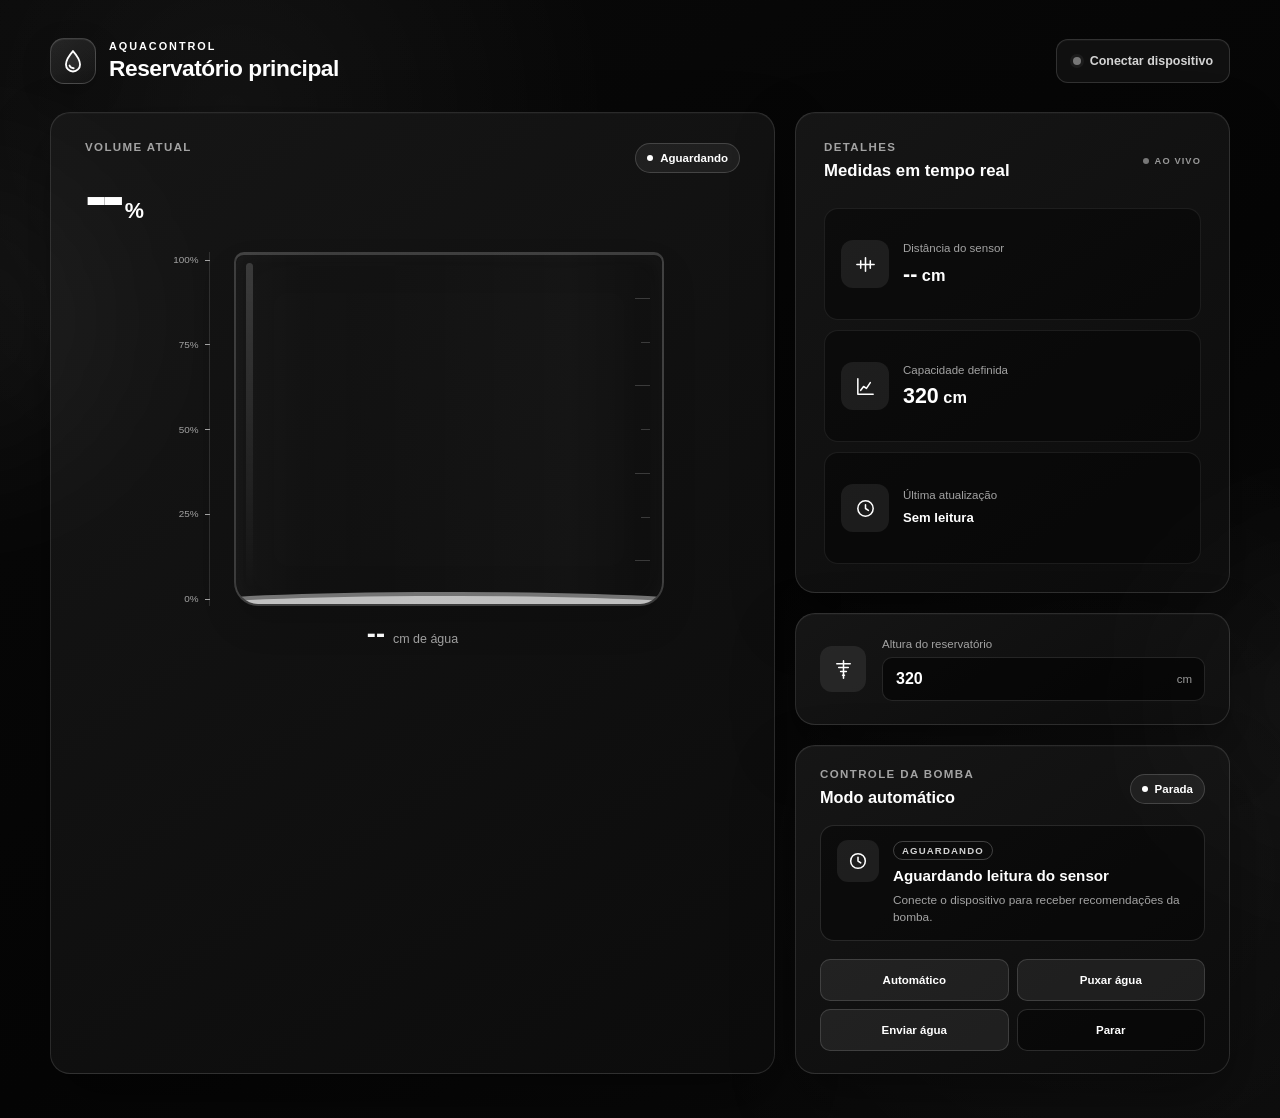
<file: Web-interface/index.html>
<!doctype html>
<html lang="pt-br">
  <head>
    <meta charset="UTF-8" />
    <meta name="viewport" content="width=device-width, initial-scale=1.0" />
    <meta name="theme-color" content="#07111f" />
    <title>AquaControl | Monitor do Reservatório</title>
    <link rel="stylesheet" href="style.css" />
  </head>
  <body>
    <div class="ambient ambient-one"></div>
    <div class="ambient ambient-two"></div>

    <main class="dashboard">
      <header class="topbar">
        <div class="brand">
          <div class="brand-mark" aria-hidden="true">
            <svg viewBox="0 0 24 24"><path d="M12 2.8S5.5 10.1 5.5 15.2a6.5 6.5 0 0 0 13 0C18.5 10.1 12 2.8 12 2.8Z"/><path d="M8.8 16.2c.6 1.7 2.1 2.5 3.8 2.5"/></svg>
          </div>
          <div>
            <span class="eyebrow">AquaControl</span>
            <h1>Reservatório principal</h1>
          </div>
        </div>

        <button id="connectButton" class="connect-button" type="button">
          <span id="connectionIndicator" class="status-dot"></span>
          <span id="connectionStatus">Conectar dispositivo</span>
        </button>
      </header>

      <div class="dashboard-grid">
        <section class="tank-card card">
          <div class="card-heading">
            <div>
              <span class="section-label">Volume atual</span>
              <div class="percentage"><span id="percentageValue">--</span><small>%</small></div>
            </div>
            <span id="levelBadge" class="level-badge neutral"><i></i><span id="levelStatus">Aguardando</span></span>
          </div>

          <div class="tank-visual" aria-label="Indicador visual do nível da água">
            <div class="tank-ruler" aria-hidden="true">
              <span>100%</span><span>75%</span><span>50%</span><span>25%</span><span>0%</span>
            </div>
            <div class="tank">
              <div class="tank-glass"></div>
              <div id="waterFill" class="water-fill" style="height: 0%">
                <div class="wave wave-back"></div>
                <div class="wave wave-front"></div>
                <div class="water-shine"></div>
              </div>
              <div class="tank-scale" aria-hidden="true">
                <i></i><i></i><i></i><i></i><i></i><i></i><i></i>
              </div>
            </div>
          </div>

          <div class="tank-footer">
            <span id="levelValue">--</span>
            <span>cm de água</span>
          </div>
        </section>

        <aside class="side-column">
          <section class="card info-card">
            <div class="card-heading compact">
              <div>
                <span class="section-label">Detalhes</span>
                <h2>Medidas em tempo real</h2>
              </div>
              <div class="live-chip"><i></i> AO VIVO</div>
            </div>

            <div class="metrics">
              <article class="metric">
                <div class="metric-icon cyan">
                  <svg viewBox="0 0 24 24"><path d="M3 12h18M7 8v8M17 8v8M12 5v14"/></svg>
                </div>
                <div><span>Distância do sensor</span><strong><b id="distanceValue">--</b> cm</strong></div>
              </article>

              <article class="metric">
                <div class="metric-icon blue">
                  <svg viewBox="0 0 24 24"><path d="M4 20V4M4 20h16M7 16l3-4 3 2 4-6"/></svg>
                </div>
                <div><span>Capacidade definida</span><strong><b id="tankHeightValue">320</b> cm</strong></div>
              </article>

              <article class="metric">
                <div class="metric-icon violet">
                  <svg viewBox="0 0 24 24"><circle cx="12" cy="12" r="8"/><path d="M12 8v4l3 2"/></svg>
                </div>
                <div><span>Última atualização</span><strong id="lastUpdate">Sem leitura</strong></div>
              </article>
            </div>
          </section>

          <section class="card calibration-card">
            <div class="calibration-icon">
              <svg viewBox="0 0 24 24"><path d="M12 3v18M5 6h14M7 10h10M9 14h6M11 18h2"/></svg>
            </div>
            <div class="calibration-content">
              <label for="tankHeight">Altura do reservatório</label>
              <div class="input-wrap">
                <input id="tankHeight" type="number" min="1" value="320" inputmode="decimal" />
                <span>cm</span>
              </div>
            </div>
          </section>

          <section class="card pump-card">
            <div class="pump-heading">
              <div>
                <span class="section-label">Controle da bomba</span>
                <h2 id="pumpMode">Modo automático</h2>
              </div>
              <span id="pumpStatusBadge" class="level-badge neutral"><i></i><span id="pumpStatus">Parada</span></span>
            </div>

            <!-- Recomendação: quando ativar / desativar a bomba -->
            <div id="pumpAdvice" class="pump-advice idle" role="status" aria-live="polite">
              <div class="advice-icon" aria-hidden="true">
                <svg viewBox="0 0 24 24">
                  <g class="icon-idle"><circle cx="12" cy="12" r="8"/><path d="M12 8v4l3 2"/></g>
                  <g class="icon-on"><path d="M13 2 5 13h6l-1 9 8-11h-6l1-9Z"/></g>
                  <g class="icon-off"><circle cx="12" cy="12" r="8"/><path d="M9 9l6 6M15 9l-6 6"/></g>
                  <g class="icon-alert"><path d="M12 3 2.5 20h19L12 3Z"/><path d="M12 10v4M12 17h.01"/></g>
                  <g class="icon-ok"><circle cx="12" cy="12" r="8"/><path d="m8.5 12.5 2.5 2.5 4.5-5"/></g>
                </svg>
              </div>
              <div class="advice-text">
                <span id="adviceTag" class="advice-tag">Aguardando</span>
                <strong id="adviceTitle">Aguardando leitura do sensor</strong>
                <p id="adviceDetail">Conecte o dispositivo para receber recomendações da bomba.</p>
              </div>
            </div>

            <div class="pump-buttons">
              <button id="pumpAutoButton" class="pump-button" type="button">Automático</button>
              <button id="pumpFillButton" class="pump-button" type="button">Puxar água</button>
              <button id="pumpDrainButton" class="pump-button" type="button">Enviar água</button>
              <button id="pumpStopButton" class="pump-button stop" type="button">Parar</button>
            </div>
          </section>
        </aside>
      </div>
    </main>
    <script src="app.js"></script>
  </body>
</html>
</file>
<file: Web-interface/style.css>
:root {
  --bg: #050505;
  --panel: rgba(18, 18, 18, 0.96);
  --panel-border: rgba(255, 255, 255, 0.14);
  --text: #ffffff;
  --muted: #a3a3a3;
  --cyan: #ffffff;
  --blue: #ffffff;
  --green: #ffffff;
  --yellow: #ffffff;
  --red: #ffffff;
  font-family: Inter, "Segoe UI", Arial, sans-serif;
  color: var(--text);
  background: var(--bg);
}

* { box-sizing: border-box; }

body {
  margin: 0;
  min-height: 100vh;
  overflow-x: hidden;
  background:
    radial-gradient(circle at 18% 10%, rgba(255, 255, 255, 0.045), transparent 24rem),
    radial-gradient(circle at 86% 78%, rgba(255, 255, 255, 0.035), transparent 28rem),
    linear-gradient(145deg, #090909 0%, #050505 55%, #0b0b0b 100%);
}

body::before {
  content: "";
  position: fixed;
  inset: 0;
  pointer-events: none;
  opacity: 0.12;
  background-image:
    linear-gradient(rgba(255, 255, 255, 0.025) 1px, transparent 1px),
    linear-gradient(90deg, rgba(255, 255, 255, 0.025) 1px, transparent 1px);
  background-size: 44px 44px;
  mask-image: linear-gradient(to bottom, black, transparent 85%);
}

.ambient { position: fixed; border-radius: 50%; filter: blur(100px); pointer-events: none; }
.ambient-one { width: 280px; height: 280px; left: -180px; top: 20%; background: rgba(255, 255, 255, 0.06); }
.ambient-two { width: 320px; height: 320px; right: -220px; bottom: 5%; background: rgba(255, 255, 255, 0.04); }

button, input { font: inherit; }
button { cursor: pointer; }

.dashboard { width: min(1180px, calc(100% - 48px)); margin: 0 auto; padding: 38px 0 44px; }

.topbar {
  display: flex;
  align-items: center;
  justify-content: space-between;
  margin-bottom: 28px;
}

.brand { display: flex; align-items: center; gap: 13px; }
.brand-mark {
  display: grid;
  place-items: center;
  width: 46px;
  height: 46px;
  border: 1px solid rgba(255, 255, 255, 0.18);
  border-radius: 14px;
  background: linear-gradient(145deg, rgba(255, 255, 255, 0.10), rgba(255, 255, 255, 0.025));
  box-shadow: inset 0 1px rgba(255,255,255,.06), 0 10px 30px rgba(0,0,0,.18);
}
.brand-mark svg { width: 26px; fill: none; stroke: #ffffff; stroke-width: 1.7; stroke-linecap: round; stroke-linejoin: round; }
.brand-mark svg path:first-child { fill: rgba(255, 255, 255, 0.08); }
.eyebrow { display: block; margin-bottom: 3px; color: #ffffff; font-size: .68rem; font-weight: 800; letter-spacing: .18em; text-transform: uppercase; }
h1 { margin: 0; font-size: clamp(1.1rem, 2vw, 1.42rem); letter-spacing: -.02em; }

.connect-button {
  display: flex;
  align-items: center;
  gap: 9px;
  min-height: 44px;
  padding: 0 16px;
  border: 1px solid rgba(255, 255, 255, 0.14);
  border-radius: 12px;
  color: #d4d4d4;
  background: rgba(18, 18, 18, 0.92);
  box-shadow: inset 0 1px rgba(255,255,255,.03);
  font-size: .78rem;
  font-weight: 700;
  transition: .25s ease;
}
.connect-button:hover { border-color: rgba(255, 255, 255, 0.32); }
.status-dot { width: 8px; height: 8px; border-radius: 50%; background: #777777; box-shadow: 0 0 0 3px rgba(255, 255, 255, 0.05); }
.status-dot.connected { background: #ffffff; box-shadow: 0 0 12px rgba(255, 255, 255, 0.55), 0 0 0 3px rgba(255, 255, 255, 0.08); }
.status-dot.error { background: #777777; box-shadow: 0 0 12px rgba(255, 255, 255, 0.25), 0 0 0 3px rgba(255, 255, 255, 0.06); }

.dashboard-grid { display: grid; grid-template-columns: minmax(390px, 1.25fr) minmax(360px, .75fr); gap: 20px; }
.card {
  border: 1px solid rgba(255, 255, 255, 0.12);
  border-radius: 20px;
  background: linear-gradient(145deg, rgba(22, 22, 22, 0.98), rgba(12, 12, 12, 0.98));
  box-shadow: 0 24px 60px rgba(0, 0, 0, 0.38), inset 0 1px rgba(255, 255, 255, 0.025);
}

.tank-card { min-height: 610px; padding: 28px 34px 24px; }
.card-heading { display: flex; justify-content: space-between; align-items: flex-start; }
.card-heading.compact { align-items: center; }
.section-label { display: block; margin-bottom: 8px; color: var(--muted); font-size: .72rem; font-weight: 800; letter-spacing: .12em; text-transform: uppercase; }
.percentage { font-size: 4.2rem; line-height: 1; font-weight: 750; letter-spacing: -.075em; }
.percentage small { margin-left: 5px; color: #ffffff; font-size: 1.35rem; letter-spacing: 0; }

.level-badge { display: flex; align-items: center; gap: 7px; margin-top: 2px; padding: 8px 11px; border: 1px solid rgba(255, 255, 255, 0.16); border-radius: 999px; color: #ffffff; background: rgba(255, 255, 255, 0.06); font-size: .72rem; font-weight: 800; }
.level-badge i { width: 6px; height: 6px; border-radius: 50%; background: #ffffff; }
.level-badge.normal { color: #ffffff; border-color: rgba(255, 255, 255, 0.16); background: rgba(255, 255, 255, 0.07); }
.level-badge.normal i { background: #ffffff; box-shadow: 0 0 9px rgba(255, 255, 255, 0.55); }
.level-badge.low { color: #ffffff; border-color: rgba(255, 255, 255, 0.18); background: rgba(255, 255, 255, 0.07); }
.level-badge.low i { background: #ffffff; box-shadow: 0 0 9px rgba(255, 255, 255, 0.55); }
.level-badge.high { color: #ffffff; border-color: rgba(255, 255, 255, 0.18); background: rgba(255, 255, 255, 0.07); }
.level-badge.high i { background: #ffffff; box-shadow: 0 0 9px rgba(255, 255, 255, 0.55); }

.tank-visual { display: flex; align-items: stretch; justify-content: center; height: 390px; padding: 24px 0 12px; }
.tank-ruler { display: flex; flex-direction: column; justify-content: space-between; width: 48px; padding: 2px 10px 2px 0; color: #a3a3a3; border-right: 1px solid rgba(255, 255, 255, 0.12); font-size: .62rem; text-align: right; }
.tank-ruler span { position: relative; }
.tank-ruler span::after { content: ""; position: absolute; right: -11px; top: 50%; width: 5px; height: 1px; background: #a3a3a3; }

.tank { position: relative; width: min(76%, 430px); height: 100%; margin-left: 24px; overflow: hidden; border: 2px solid rgba(255, 255, 255, 0.18); border-top-width: 3px; border-radius: 10px 10px 24px 24px; background: linear-gradient(90deg, rgba(255,255,255,.025), transparent 20%, rgba(255,255,255,.018) 78%, transparent); box-shadow: inset 0 0 40px rgba(0,0,0,.16), 0 18px 35px rgba(0,0,0,.12); }
.tank::before { content: ""; position: absolute; z-index: 6; inset: 8px auto 14px 10px; width: 7px; border-radius: 10px; background: linear-gradient(to bottom, rgba(255,255,255,.16), transparent); }
.tank-glass { position: absolute; z-index: 5; inset: 0; border-radius: inherit; box-shadow: inset 0 0 20px rgba(255, 255, 255, 0.03); }
.water-fill { position: absolute; z-index: 2; left: 0; right: 0; bottom: 0; min-height: 0; background: linear-gradient(155deg, #f5f5f5, #cfcfcf 70%, #a8a8a8); transition: height 1.2s cubic-bezier(.22,.8,.25,1); box-shadow: 0 -4px 18px rgba(255, 255, 255, 0.18); }
.water-fill::after { content: ""; position: absolute; inset: 0; opacity: 0.12; background-image: radial-gradient(rgba(255,255,255,.8) 1px, transparent 1px); background-size: 17px 17px; }
.wave { position: absolute; z-index: 3; left: -10%; width: 120%; height: 24px; top: -12px; border-radius: 48%; }
.wave-back { background: rgba(255, 255, 255, 0.42); animation: wave 5s ease-in-out infinite alternate; }
.wave-front { top: -8px; background: rgba(255, 255, 255, 0.55); animation: wave 3.6s ease-in-out infinite alternate-reverse; }
.water-shine { position: absolute; z-index: 4; width: 32%; height: 110%; right: 8%; top: -5%; transform: rotate(8deg); background: linear-gradient(90deg, transparent, rgba(255,255,255,.09), transparent); filter: blur(5px); }
.tank-scale { position: absolute; z-index: 7; inset: 0 12px; display: flex; flex-direction: column; justify-content: space-evenly; align-items: flex-end; pointer-events: none; }
.tank-scale i { width: 9px; height: 1px; background: rgba(255, 255, 255, 0.18); }
.tank-scale i:nth-child(odd) { width: 15px; }

@keyframes wave { from { transform: translateX(-2%) rotate(-1deg); } to { transform: translateX(2%) rotate(1deg); } }

.tank-footer { display: flex; align-items: baseline; justify-content: center; gap: 8px; height: 44px; }
.tank-footer span:first-child { font-size: 1.7rem; font-weight: 800; }
.tank-footer span:last-child { color: var(--muted); font-size: .78rem; }

.side-column { display: grid; grid-template-rows: auto 112px auto; gap: 20px; }
.info-card { padding: 28px; }
.info-card h2 { margin: 0; font-size: 1.05rem; }
.live-chip { display: flex; align-items: center; gap: 6px; color: #999999; font-size: .58rem; font-weight: 900; letter-spacing: .12em; }
.live-chip i { width: 6px; height: 6px; border-radius: 50%; background: #777777; }
.live-chip i.active { background: #ffffff; box-shadow: 0 0 8px rgba(255, 255, 255, 0.75); }
.metrics { display: grid; gap: 10px; margin-top: 27px; }
.metric { display: flex; align-items: center; gap: 14px; min-height: 112px; padding: 16px; border: 1px solid rgba(255, 255, 255, 0.08); border-radius: 14px; background: rgba(0, 0, 0, 0.38); }
.metric-icon { display: grid; flex: 0 0 48px; place-items: center; width: 48px; height: 48px; border-radius: 12px; }
.metric-icon svg { width: 23px; fill: none; stroke: currentColor; stroke-width: 1.6; stroke-linecap: round; stroke-linejoin: round; }
.metric-icon.cyan { color: #ffffff; background: rgba(255, 255, 255, 0.08); }
.metric-icon.blue { color: #ffffff; background: rgba(255, 255, 255, 0.08); }
.metric-icon.violet { color: #ffffff; background: rgba(255, 255, 255, 0.08); }
.metric > div:last-child { min-width: 0; }
.metric span { display: block; margin-bottom: 8px; color: var(--muted); font-size: .72rem; }
.metric strong { display: block; color: #ffffff; font-size: 1.02rem; }
.metric strong b { font-size: 1.34rem; }
.metric strong#lastUpdate { font-size: .82rem; line-height: 1.35; }

.calibration-card { display: flex; align-items: center; gap: 16px; padding: 20px 24px; }
.calibration-icon { display: grid; flex: 0 0 46px; place-items: center; width: 46px; height: 46px; border-radius: 12px; color: #ffffff; background: rgba(255, 255, 255, 0.08); }
.calibration-icon svg { width: 23px; fill: none; stroke: currentColor; stroke-width: 1.6; stroke-linecap: round; }
.calibration-content { flex: 1; }
.calibration-content label { display: block; margin-bottom: 7px; color: var(--muted); font-size: .72rem; }
.input-wrap { position: relative; }
.input-wrap input { width: 100%; height: 44px; padding: 0 48px 0 13px; border: 1px solid rgba(255, 255, 255, 0.12); border-radius: 10px; outline: none; color: #ffffff; background: rgba(0, 0, 0, 0.55); font-weight: 750; }
.input-wrap input:focus { border-color: rgba(255, 255, 255, 0.42); box-shadow: 0 0 0 3px rgba(255, 255, 255, 0.06); }
.input-wrap span { position: absolute; right: 13px; top: 50%; transform: translateY(-50%); color: #999999; font-size: .72rem; }

.pump-card { padding: 22px 24px; }
.pump-heading { display: flex; align-items: center; justify-content: space-between; gap: 12px; }
.pump-heading h2 { margin: 0; font-size: 1.02rem; }
.pump-buttons { display: grid; grid-template-columns: repeat(2, 1fr); gap: 8px; margin-top: 18px; }
.pump-button { position: relative; min-height: 42px; border: 1px solid rgba(255,255,255,.14); border-radius: 10px; color: #fff; background: rgba(255,255,255,.07); font-size: .72rem; font-weight: 800; transition: .25s ease; }
.pump-button:hover { border-color: rgba(255,255,255,.38); background: rgba(255,255,255,.11); }
.pump-button.stop { background: rgba(0,0,0,.38); }

/* Botão sugerido pela recomendação */
.pump-button.recommended { color: #050505; border-color: #ffffff; background: #ffffff; animation: recommendPulse 1.6s ease-in-out infinite; }
.pump-button.recommended:hover { background: #e5e5e5; }
.pump-button.recommended::after { content: "RECOMENDADO"; position: absolute; top: -8px; right: 8px; padding: 2px 6px; border-radius: 999px; color: #ffffff; background: #050505; border: 1px solid #ffffff; font-size: .5rem; letter-spacing: .1em; }

/* Painel de recomendação da bomba */
.pump-advice { display: flex; align-items: flex-start; gap: 14px; margin-top: 18px; padding: 14px 16px; border: 1px solid rgba(255,255,255,.12); border-radius: 14px; background: rgba(0,0,0,.38); transition: border-color .3s ease, background .3s ease; }
.advice-icon { display: grid; flex: 0 0 42px; place-items: center; width: 42px; height: 42px; border-radius: 11px; background: rgba(255,255,255,.08); }
.advice-icon svg { width: 22px; fill: none; stroke: #ffffff; stroke-width: 1.7; stroke-linecap: round; stroke-linejoin: round; }
.advice-icon g { display: none; }
.pump-advice.idle .icon-idle,
.pump-advice.action-on .icon-on,
.pump-advice.action-off .icon-off,
.pump-advice.alert .icon-alert,
.pump-advice.ok .icon-ok { display: block; }
.advice-text { min-width: 0; }
.advice-tag { display: inline-block; margin-bottom: 6px; padding: 3px 8px; border: 1px solid rgba(255,255,255,.22); border-radius: 999px; color: #d4d4d4; font-size: .6rem; font-weight: 900; letter-spacing: .12em; text-transform: uppercase; }
.advice-text strong { display: block; font-size: .95rem; line-height: 1.3; }
.advice-text p { margin: 6px 0 0; color: var(--muted); font-size: .74rem; line-height: 1.45; }

.pump-advice.action-on { border-color: #ffffff; background: rgba(255,255,255,.1); animation: adviceGlow 1.6s ease-in-out infinite; }
.pump-advice.action-on .advice-tag { color: #050505; background: #ffffff; border-color: #ffffff; }
.pump-advice.action-on .advice-icon { background: #ffffff; }
.pump-advice.action-on .advice-icon svg { stroke: #050505; fill: #050505; }

.pump-advice.action-off { border: 1px dashed #ffffff; background: rgba(255,255,255,.07); animation: adviceGlow 1.6s ease-in-out infinite; }
.pump-advice.action-off .advice-tag { color: #ffffff; border-color: #ffffff; background: rgba(255,255,255,.12); }

.pump-advice.ok .advice-tag { color: #d4d4d4; }

/* LED vermelho aceso: transbordando, parar a bomba */
.pump-advice.alert { border: 2px solid #ffffff; background: #ffffff; color: #050505; animation: alertFlash 0.8s ease-in-out infinite; }
.pump-advice.alert .advice-tag { color: #ffffff; background: #050505; border-color: #050505; }
.pump-advice.alert .advice-text strong { font-size: 1.1rem; letter-spacing: .02em; }
.pump-advice.alert .advice-text p { color: #262626; font-weight: 600; }
.pump-advice.alert .advice-icon { background: #050505; }
.pump-advice.alert .advice-icon svg { stroke: #ffffff; }

@keyframes alertFlash {
  0%, 100% { box-shadow: 0 0 0 0 rgba(255,255,255,.6); }
  50% { box-shadow: 0 0 26px 4px rgba(255,255,255,.45); }
}

@keyframes recommendPulse {
  0%, 100% { box-shadow: 0 0 0 0 rgba(255,255,255,.45); }
  50% { box-shadow: 0 0 0 6px rgba(255,255,255,0); }
}
@keyframes adviceGlow {
  0%, 100% { box-shadow: 0 0 0 0 rgba(255,255,255,.25); }
  50% { box-shadow: 0 0 18px 2px rgba(255,255,255,.18); }
}
@media (prefers-reduced-motion: reduce) {
  .pump-button.recommended, .pump-advice.action-on, .pump-advice.action-off, .pump-advice.alert { animation: none; }
}

@media (max-width: 900px) {
  .dashboard { width: min(680px, calc(100% - 32px)); }
  .dashboard-grid { grid-template-columns: 1fr; }
  .tank-card { min-height: 560px; }
  .side-column { grid-template-rows: auto 112px auto; }
  .metrics { grid-template-columns: repeat(3, 1fr); }
  .metric { min-height: 150px; align-items: flex-start; flex-direction: column; }
}

@media (max-width: 600px) {
  .dashboard { width: calc(100% - 24px); padding-top: 22px; }
  .topbar { align-items: flex-start; }
  .brand-mark { width: 40px; height: 40px; }
  .eyebrow { display: none; }
  h1 { max-width: 170px; font-size: 1rem; line-height: 1.25; }
  .connect-button { max-width: 145px; min-height: 40px; padding: 0 11px; }
  #connectionStatus { overflow: hidden; text-overflow: ellipsis; white-space: nowrap; }
  .tank-card { min-height: 530px; padding: 22px 16px 18px; }
  .percentage { font-size: 3.4rem; }
  .tank-visual { height: 330px; }
  .tank { width: calc(100% - 70px); margin-left: 12px; }
  .tank-ruler { width: 42px; }
  .metrics { grid-template-columns: 1fr; }
  .metric { min-height: 82px; flex-direction: row; align-items: center; }
  .side-column { grid-template-rows: auto 112px auto; }
}
</file>
